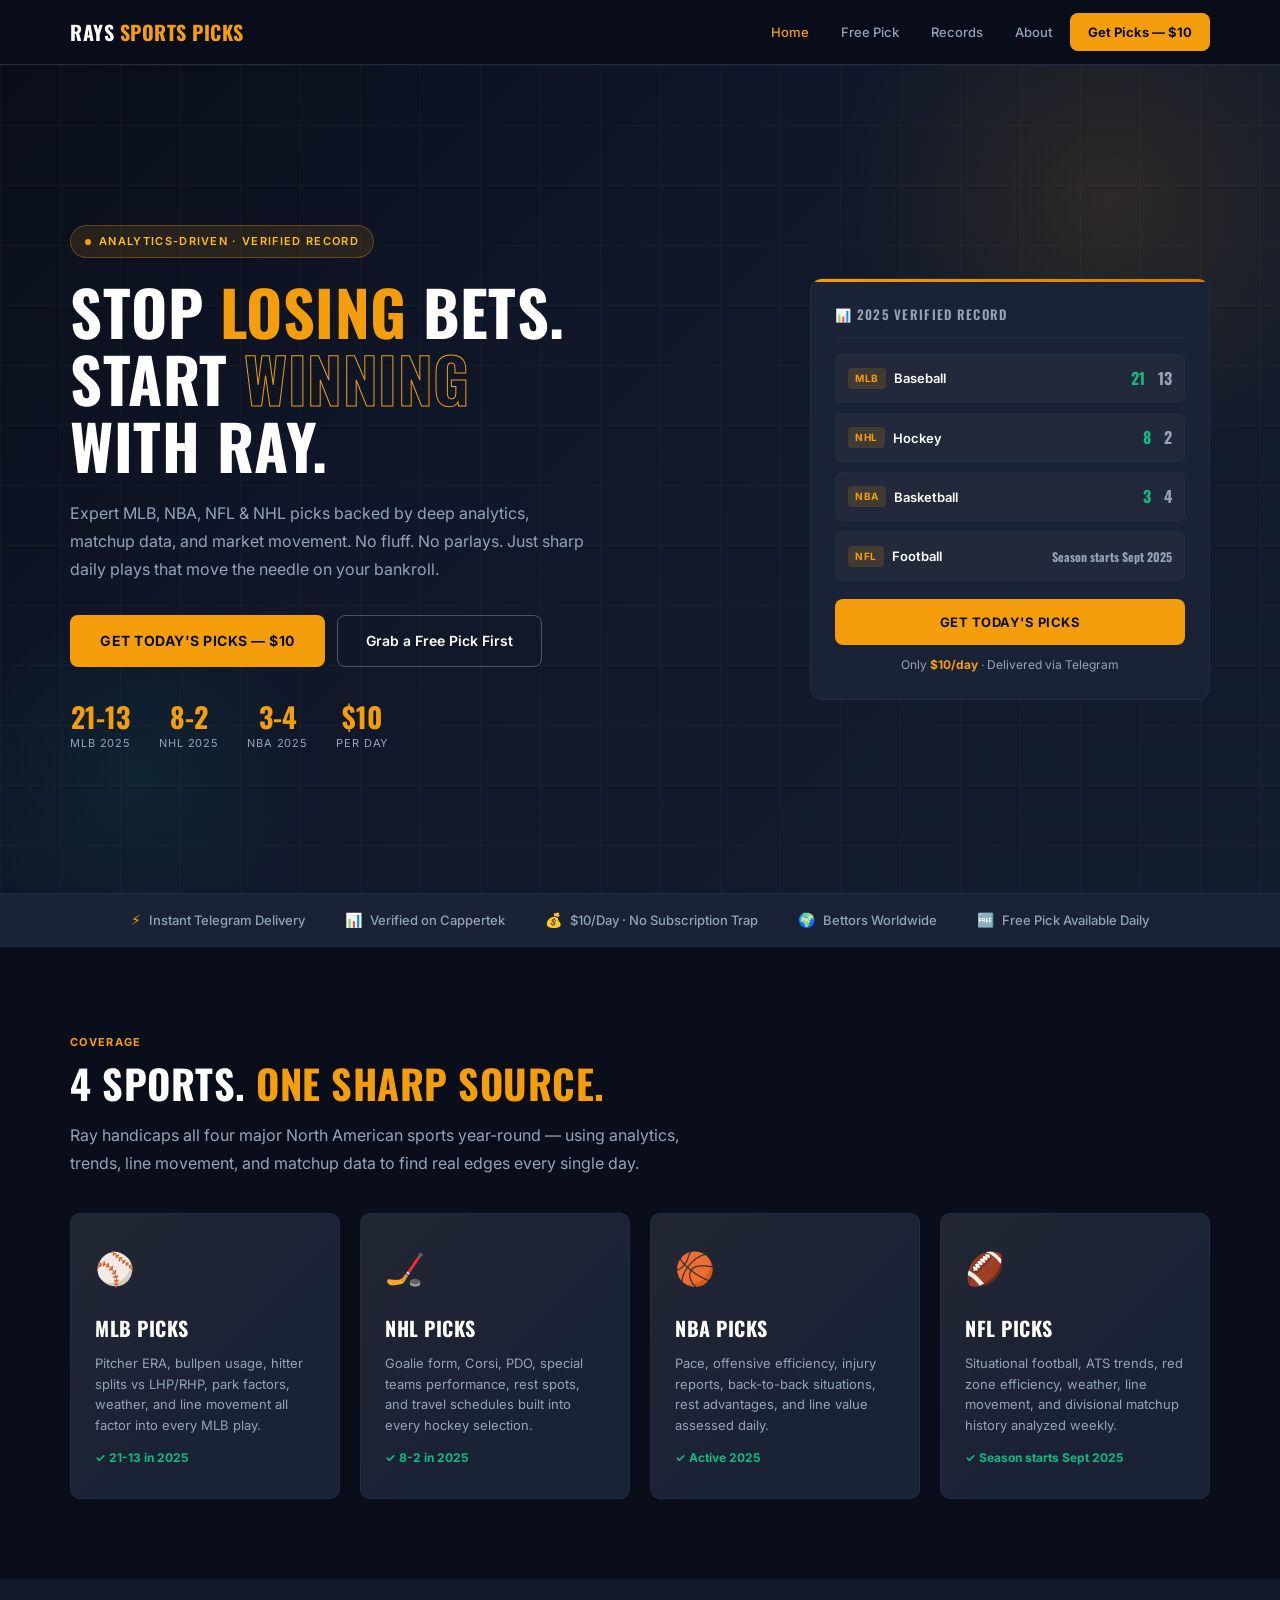
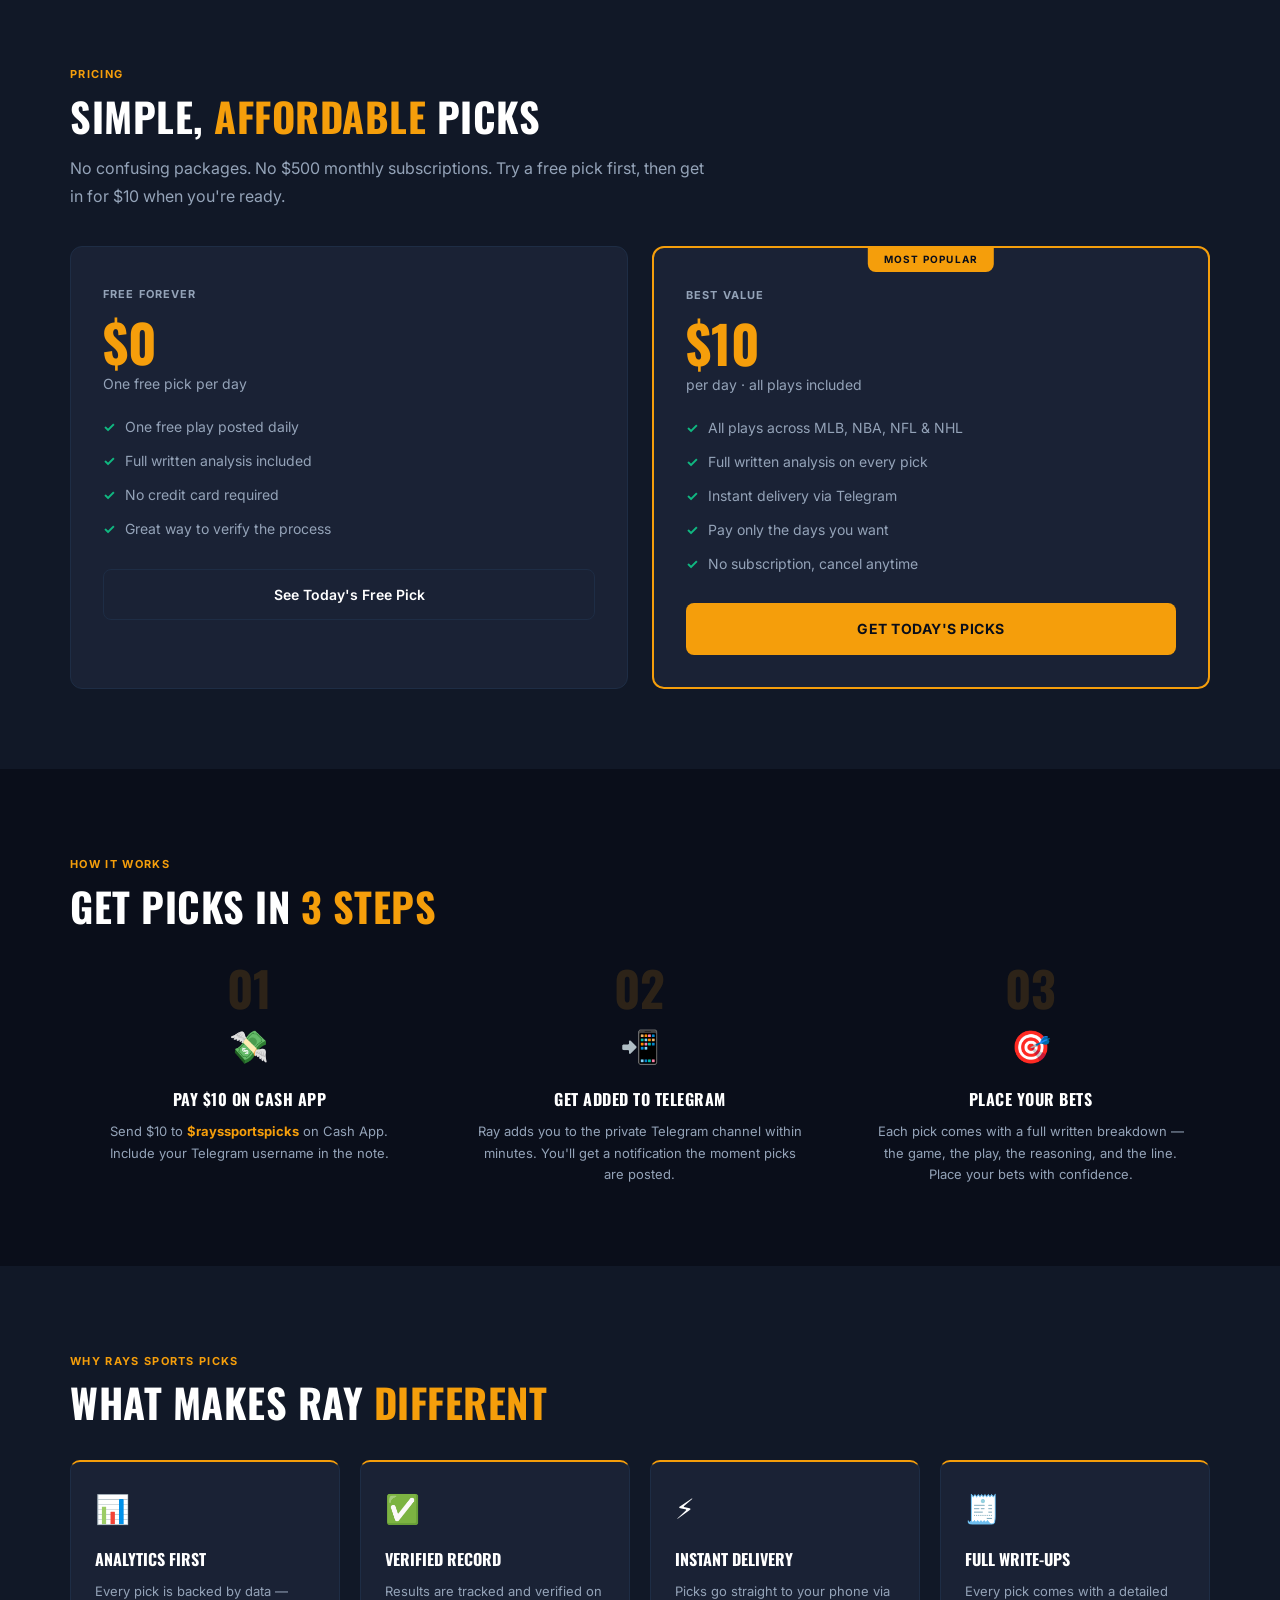
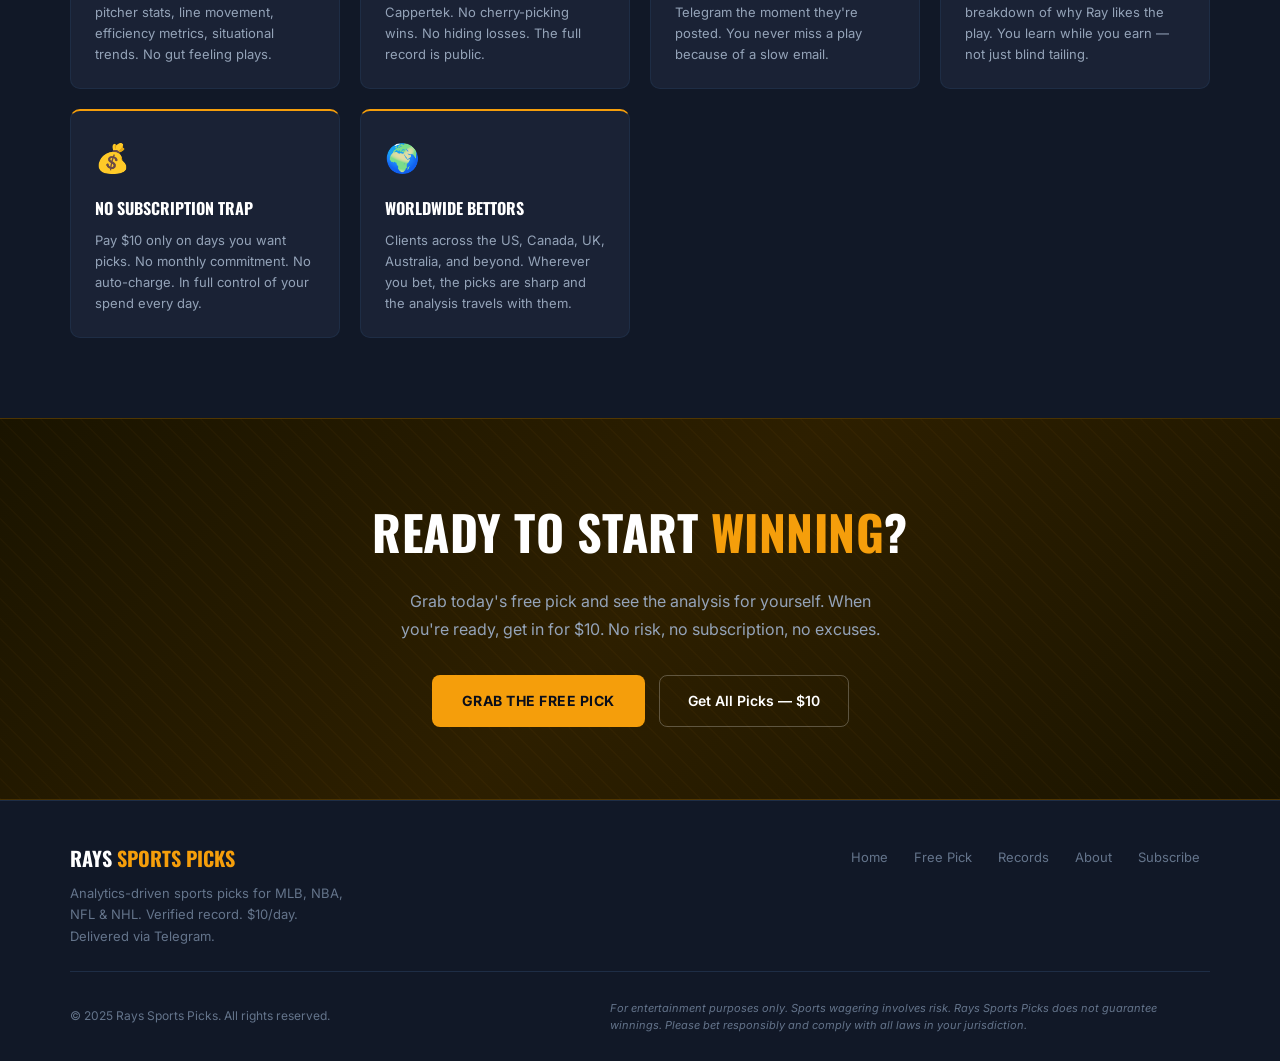
<file: index.html>
<!DOCTYPE html>
<html lang="en">
<head>
  <meta charset="UTF-8" /><meta name="viewport" content="width=device-width, initial-scale=1.0" />
  <title>Rays Sports Picks | Expert MLB, NBA, NFL &amp; NHL Picks | Sports Handicapper</title>
  <meta name="description" content="Expert sports picks for MLB, NBA, NFL &amp; NHL from Ray — analytics-driven handicapper with a verified winning record. Get daily picks for $10 or a free pick today. Trusted by bettors worldwide." />
  <meta name="keywords" content="sports picks, expert sports picks, MLB picks, NBA picks, NFL picks, NHL picks, sports handicapper, daily sports picks, best sports picks, sports betting picks, winning sports picks, free sports picks today, sports picks service" />
  <link rel="canonical" href="https://www.rayssportspicks.com/" />
  <meta property="og:title" content="Rays Sports Picks | Expert MLB, NBA, NFL &amp; NHL Picks" />
  <meta property="og:description" content="Analytics-driven sports picks from a verified handicapper. $10/day. Free pick available daily. MLB · NBA · NFL · NHL." />
  <meta property="og:url" content="https://www.rayssportspicks.com/" />
  <meta property="og:type" content="website" />
  <link rel="preconnect" href="https://fonts.googleapis.com" />
  <link href="https://fonts.googleapis.com/css2?family=Oswald:wght@400;500;600;700&family=Inter:wght@300;400;500;600&display=swap" rel="stylesheet" />
  <script type="application/ld+json">{"@context":"https://schema.org","@type":"ProfessionalService","name":"Rays Sports Picks","url":"https://www.rayssportspicks.com","description":"Expert sports picks for MLB, NBA, NFL and NHL from analytics-driven handicapper Ray. Daily picks starting at $10. Verified record tracked on Cappertek.","priceRange":"$","sameAs":["https://www.cappertek.com"]}</script>
  <style>
    *,*::before,*::after{box-sizing:border-box;margin:0;padding:0}
    :root{--navy:#0a0e1a;--navy-mid:#111827;--navy-card:#1a2235;--navy-border:#1e2d45;--gold:#f59e0b;--gold-light:#fbbf24;--gold-pale:#fef3c7;--gold-dark:#d97706;--white:#ffffff;--off-white:#f8fafc;--gray:#94a3b8;--dark-gray:#64748b;--green:#10b981;--red:#ef4444;--font-display:'Oswald',Impact,sans-serif;--font-body:'Inter',system-ui,sans-serif;--max-w:1140px;--radius:8px}
    html{scroll-behavior:smooth}
    body{font-family:var(--font-body);background:var(--navy);color:var(--white);line-height:1.7;-webkit-font-smoothing:antialiased}
    a{color:inherit;text-decoration:none}
    img{display:block;max-width:100%}
 
    /* NAV */
    nav{background:rgba(10,14,26,.95);backdrop-filter:blur(10px);border-bottom:1px solid var(--navy-border);position:sticky;top:0;z-index:100;padding:0 24px}
    .nav-inner{max-width:var(--max-w);margin:0 auto;display:flex;align-items:center;justify-content:space-between;height:64px}
    .nav-logo{font-family:var(--font-display);font-size:20px;font-weight:700;letter-spacing:.5px}
    .nav-logo span{color:var(--gold)}
    .nav-links{display:flex;gap:4px;align-items:center}
    .nav-links a{font-size:13px;font-weight:500;color:var(--gray);padding:7px 14px;border-radius:var(--radius);transition:color .2s,background .2s;white-space:nowrap}
    .nav-links a:hover{color:var(--white);background:rgba(255,255,255,.06)}
    .nav-links a.active{color:var(--gold)}
    .nav-cta{background:var(--gold)!important;color:var(--navy)!important;font-weight:700!important;font-size:13px!important;padding:8px 18px!important;border-radius:var(--radius)!important}
    .nav-cta:hover{background:var(--gold-light)!important}
    .hamburger{display:none;background:none;border:none;cursor:pointer;flex-direction:column;gap:5px;padding:4px}
    .hamburger span{display:block;width:22px;height:2px;background:var(--white);border-radius:2px;transition:all .3s}
    .mobile-menu{display:none;flex-direction:column;background:var(--navy-mid);border-top:1px solid var(--navy-border);padding:12px 0}
    .mobile-menu a{padding:12px 24px;font-size:15px;font-weight:500;color:var(--gray);border-bottom:1px solid var(--navy-border)}
    .mobile-menu a.active{color:var(--gold)}
    .mobile-menu.open{display:flex}
 
    /* HERO */
    .hero{position:relative;min-height:92vh;display:flex;align-items:center;overflow:hidden;padding:80px 24px 60px}
    .hero-bg{position:absolute;inset:0;background:linear-gradient(135deg,#0a0e1a 0%,#0f1729 40%,#141d2e 100%)}
    .hero-grid{position:absolute;inset:0;background-image:linear-gradient(rgba(245,158,11,.04) 1px,transparent 1px),linear-gradient(90deg,rgba(245,158,11,.04) 1px,transparent 1px);background-size:60px 60px}
    .hero-glow{position:absolute;top:-20%;right:-10%;width:600px;height:600px;border-radius:50%;background:radial-gradient(circle,rgba(245,158,11,.12) 0%,transparent 65%);pointer-events:none}
    .hero-glow2{position:absolute;bottom:-10%;left:-5%;width:400px;height:400px;border-radius:50%;background:radial-gradient(circle,rgba(16,185,129,.08) 0%,transparent 65%);pointer-events:none}
    .hero-inner{position:relative;z-index:2;max-width:var(--max-w);margin:0 auto;width:100%;display:grid;grid-template-columns:1fr 400px;gap:60px;align-items:center}
    .hero-tag{display:inline-flex;align-items:center;gap:8px;background:rgba(245,158,11,.12);border:1px solid rgba(245,158,11,.3);color:var(--gold-light);font-size:11px;font-weight:600;letter-spacing:.12em;text-transform:uppercase;padding:6px 14px;border-radius:20px;margin-bottom:20px}
    .tag-dot{width:6px;height:6px;border-radius:50%;background:var(--gold);animation:pulse 2s infinite}
    @keyframes pulse{0%,100%{opacity:1}50%{opacity:.4}}
    .hero h1{font-family:var(--font-display);font-size:clamp(32px,5vw,62px);font-weight:700;line-height:1.08;letter-spacing:.5px;margin-bottom:20px;text-transform:uppercase}
    .hero h1 .gold{color:var(--gold)}
    .hero h1 .outline{-webkit-text-stroke:1px var(--gold);color:transparent}
    .hero-sub{font-size:16px;color:var(--gray);margin-bottom:32px;line-height:1.75;max-width:520px}
    .hero-btns{display:flex;gap:12px;flex-wrap:wrap;margin-bottom:36px}
    .btn-gold{display:inline-block;background:var(--gold);color:var(--navy);font-size:14px;font-weight:700;padding:14px 30px;border-radius:var(--radius);transition:background .2s,transform .15s;text-transform:uppercase;letter-spacing:.5px}
    .btn-gold:hover{background:var(--gold-light);transform:translateY(-2px)}
    .btn-outline{display:inline-block;background:transparent;color:var(--white);border:1.5px solid rgba(255,255,255,.25);font-size:14px;font-weight:600;padding:13px 28px;border-radius:var(--radius);transition:all .2s}
    .btn-outline:hover{border-color:var(--gold);color:var(--gold)}
    .hero-stats{display:flex;gap:28px;flex-wrap:wrap}
    .hero-stat{text-align:center}
    .hero-stat-num{font-family:var(--font-display);font-size:28px;font-weight:700;color:var(--gold);line-height:1}
    .hero-stat-label{font-size:11px;color:var(--gray);margin-top:3px;text-transform:uppercase;letter-spacing:.08em}
 
    /* RECORD CARD in hero */
    .hero-card{background:var(--navy-card);border:1px solid var(--navy-border);border-radius:12px;padding:24px;position:relative;overflow:hidden}
    .hero-card::before{content:'';position:absolute;top:0;left:0;right:0;height:3px;background:linear-gradient(90deg,var(--gold),var(--gold-dark))}
    .hc-title{font-family:var(--font-display);font-size:13px;font-weight:600;color:var(--gray);text-transform:uppercase;letter-spacing:.1em;margin-bottom:16px;padding-bottom:12px;border-bottom:1px solid var(--navy-border)}
    .hc-records{display:flex;flex-direction:column;gap:10px;margin-bottom:18px}
    .hc-record{display:flex;justify-content:space-between;align-items:center;padding:10px 12px;background:rgba(255,255,255,.03);border-radius:6px;border:1px solid var(--navy-border)}
    .hc-sport{display:flex;align-items:center;gap:8px;font-size:13px;font-weight:600;color:var(--white)}
    .sport-badge{font-size:10px;font-weight:700;padding:2px 7px;border-radius:4px;background:rgba(245,158,11,.15);color:var(--gold);letter-spacing:.06em}
    .hc-wl{font-family:var(--font-display);font-size:16px;font-weight:700}
    .hc-w{color:var(--green)}
    .hc-l{color:var(--gray)}
    .hc-cta{display:block;text-align:center;background:var(--gold);color:var(--navy);font-size:13px;font-weight:700;padding:12px;border-radius:var(--radius);text-transform:uppercase;letter-spacing:.5px;transition:background .2s}
    .hc-cta:hover{background:var(--gold-light)}
    .hc-price{text-align:center;margin-top:10px;font-size:12px;color:var(--gray)}
    .hc-price strong{color:var(--gold)}
 
    /* TRUST BAR */
    .trust-bar{background:var(--navy-card);border-top:1px solid var(--navy-border);border-bottom:1px solid var(--navy-border);padding:14px 24px}
    .trust-inner{max-width:var(--max-w);margin:0 auto;display:flex;justify-content:center;gap:40px;flex-wrap:wrap;align-items:center}
    .trust-item{display:flex;align-items:center;gap:8px;font-size:13px;font-weight:500;color:var(--gray)}
    .trust-icon{color:var(--gold);font-size:14px}
 
    /* SECTIONS */
    .section{padding:80px 24px}
    .section-dark{background:var(--navy-mid)}
    .inner{max-width:var(--max-w);margin:0 auto}
    .section-tag{display:inline-block;font-size:11px;font-weight:700;letter-spacing:.12em;text-transform:uppercase;color:var(--gold);margin-bottom:10px}
    h2.section-h2{font-family:var(--font-display);font-size:clamp(24px,3.5vw,40px);font-weight:700;text-transform:uppercase;letter-spacing:.5px;line-height:1.1;margin-bottom:16px}
    h2.section-h2 span{color:var(--gold)}
    .section-lead{font-size:16px;color:var(--gray);max-width:640px;line-height:1.75;margin-bottom:36px}
    p{margin-bottom:14px;color:var(--gray);line-height:1.75}
 
    /* SPORTS GRID */
    .sports-grid{display:grid;grid-template-columns:repeat(auto-fit,minmax(240px,1fr));gap:20px;margin-top:20px}
    .sport-card{background:var(--navy-card);border:1px solid var(--navy-border);border-radius:10px;padding:28px 24px;transition:border-color .2s,transform .2s;position:relative;overflow:hidden}
    .sport-card::after{content:'';position:absolute;inset:0;background:linear-gradient(135deg,rgba(245,158,11,.04) 0%,transparent 60%);pointer-events:none}
    .sport-card:hover{border-color:rgba(245,158,11,.4);transform:translateY(-3px)}
    .sport-card-icon{font-size:32px;margin-bottom:14px}
    .sport-card h3{font-family:var(--font-display);font-size:20px;font-weight:700;text-transform:uppercase;letter-spacing:.5px;color:var(--white);margin-bottom:8px}
    .sport-card p{font-size:13px;color:var(--gray);margin:0;line-height:1.6}
    .sport-record-badge{display:inline-flex;align-items:center;gap:6px;margin-top:12px;font-size:12px;font-weight:700;color:var(--green)}
 
    /* PRICING */
    .pricing-grid{display:grid;grid-template-columns:repeat(auto-fit,minmax(280px,1fr));gap:24px;margin-top:36px}
    .price-card{background:var(--navy-card);border:1px solid var(--navy-border);border-radius:12px;padding:32px;position:relative;transition:border-color .2s,transform .2s}
    .price-card:hover{transform:translateY(-4px)}
    .price-card.featured{border-color:var(--gold);border-width:2px}
    .price-card.featured::before{content:'MOST POPULAR';position:absolute;top:-1px;left:50%;transform:translateX(-50%);background:var(--gold);color:var(--navy);font-size:10px;font-weight:700;letter-spacing:.12em;padding:4px 16px;border-radius:0 0 8px 8px}
    .price-badge{display:inline-block;font-size:11px;font-weight:700;letter-spacing:.1em;text-transform:uppercase;color:var(--gray);margin-bottom:12px}
    .price-num{font-family:var(--font-display);font-size:52px;font-weight:700;color:var(--gold);line-height:1;margin-bottom:4px}
    .price-per{font-size:14px;color:var(--gray);margin-bottom:20px}
    .price-features{list-style:none;margin:0 0 28px;display:flex;flex-direction:column;gap:10px}
    .price-features li{display:flex;align-items:center;gap:10px;font-size:14px;color:var(--gray)}
    .price-features li::before{content:'✓';color:var(--green);font-weight:700;flex-shrink:0}
    .btn-gold-full{display:block;text-align:center;background:var(--gold);color:var(--navy);font-size:14px;font-weight:700;padding:14px;border-radius:var(--radius);text-transform:uppercase;letter-spacing:.5px;transition:background .2s}
    .btn-gold-full:hover{background:var(--gold-light)}
    .btn-outline-full{display:block;text-align:center;background:transparent;color:var(--white);border:1.5px solid var(--navy-border);font-size:14px;font-weight:600;padding:13px;border-radius:var(--radius);transition:all .2s}
    .btn-outline-full:hover{border-color:var(--gold);color:var(--gold)}
 
    /* HOW IT WORKS */
    .steps{display:grid;grid-template-columns:repeat(auto-fit,minmax(220px,1fr));gap:32px;margin-top:36px;position:relative}
    .step{text-align:center;padding:0 16px}
    .step-num{font-family:var(--font-display);font-size:48px;font-weight:700;color:rgba(245,158,11,.15);line-height:1;margin-bottom:8px}
    .step-icon{font-size:32px;margin-bottom:12px}
    .step h3{font-family:var(--font-display);font-size:16px;font-weight:700;text-transform:uppercase;letter-spacing:.5px;color:var(--white);margin-bottom:8px}
    .step p{font-size:13px;color:var(--gray);margin:0;line-height:1.65}
 
    /* WHY US */
    .why-grid{display:grid;grid-template-columns:repeat(auto-fit,minmax(220px,1fr));gap:20px;margin-top:36px}
    .why-card{background:var(--navy-card);border:1px solid var(--navy-border);border-radius:10px;padding:24px;border-top:2px solid var(--gold)}
    .why-icon{font-size:28px;margin-bottom:12px}
    .why-card h3{font-family:var(--font-display);font-size:16px;font-weight:700;text-transform:uppercase;color:var(--white);margin-bottom:8px}
    .why-card p{font-size:13px;color:var(--gray);margin:0;line-height:1.6}
 
    /* CTA BAND */
    .cta-band{background:linear-gradient(135deg,#1a1400 0%,#2d1f00 50%,#1a1400 100%);border-top:1px solid rgba(245,158,11,.2);border-bottom:1px solid rgba(245,158,11,.2);padding:72px 24px;text-align:center;position:relative;overflow:hidden}
    .cta-band::before{content:'';position:absolute;inset:0;background-image:repeating-linear-gradient(45deg,rgba(245,158,11,.03) 0,rgba(245,158,11,.03) 1px,transparent 0,transparent 50%);background-size:20px 20px}
    .cta-band h2{font-family:var(--font-display);font-size:clamp(24px,4vw,48px);font-weight:700;text-transform:uppercase;letter-spacing:.5px;margin-bottom:14px;position:relative}
    .cta-band h2 span{color:var(--gold)}
    .cta-band p{color:var(--gray);font-size:16px;margin-bottom:32px;max-width:500px;margin-left:auto;margin-right:auto;position:relative}
    .cta-btns{display:flex;gap:14px;justify-content:center;flex-wrap:wrap;position:relative}
 
    /* FOOTER */
    footer{background:var(--navy-mid);border-top:1px solid var(--navy-border);padding:40px 24px 28px}
    .footer-inner{max-width:var(--max-w);margin:0 auto}
    .footer-top{display:flex;justify-content:space-between;align-items:flex-start;gap:32px;flex-wrap:wrap;margin-bottom:28px;padding-bottom:24px;border-bottom:1px solid var(--navy-border)}
    .footer-brand{font-family:var(--font-display);font-size:20px;font-weight:700;margin-bottom:8px}
    .footer-brand span{color:var(--gold)}
    .footer-desc{font-size:13px;color:var(--dark-gray);max-width:280px;line-height:1.65}
    .footer-links{display:flex;gap:6px;flex-wrap:wrap}
    .footer-links a{font-size:13px;color:var(--dark-gray);padding:5px 10px;border-radius:4px;transition:color .2s}
    .footer-links a:hover{color:var(--gold)}
    .footer-bottom{display:flex;justify-content:space-between;align-items:center;flex-wrap:wrap;gap:12px}
    .footer-copy{font-size:12px;color:var(--dark-gray)}
    .footer-disclaimer{font-size:11px;color:var(--dark-gray);max-width:600px;line-height:1.5;font-style:italic}
 
    @media(max-width:900px){.hero-inner{grid-template-columns:1fr}.hero-card{display:none}.nav-links{display:none}.hamburger{display:flex}}
    @media(max-width:540px){.section{padding:56px 18px}.hero{padding:60px 18px 48px;min-height:auto}.hero-stats{gap:20px}.trust-inner{gap:18px;justify-content:flex-start}.hero-btns{flex-direction:column}.cta-btns{flex-direction:column;align-items:center}.footer-top{flex-direction:column}}
  </style>
</head>
<body>
 
<nav>
  <div class="nav-inner">
    <a href="/index.html" class="nav-logo">RAYS <span>SPORTS PICKS</span></a>
    <div class="nav-links">
      <a href="/index.html" class="active">Home</a>
      <a href="/free-pick.html">Free Pick</a>
      <a href="/record.html">Records</a>
      <a href="/about.html">About</a>
      <a href="/subscribe.html" class="nav-cta">Get Picks — $10</a>
    </div>
    <button class="hamburger" aria-label="Menu" onclick="this.classList.toggle('open');document.querySelector('.mobile-menu').classList.toggle('open')">
      <span></span><span></span><span></span>
    </button>
  </div>
  <div class="mobile-menu">
    <a href="/index.html" class="active">Home</a>
    <a href="/free-pick.html">Free Pick</a>
    <a href="/record.html">Records</a>
    <a href="/about.html">About</a>
    <a href="/subscribe.html">Get Picks — $10/Day</a>
  </div>
</nav>
 
<!-- HERO -->
<section class="hero">
  <div class="hero-bg"></div>
  <div class="hero-grid"></div>
  <div class="hero-glow"></div>
  <div class="hero-glow2"></div>
  <div class="hero-inner">
    <div>
      <div class="hero-tag"><span class="tag-dot"></span>Analytics-Driven · Verified Record</div>
      <h1>Stop <span class="gold">Losing</span> Bets.<br>Start <span class="outline">Winning</span><br>With Ray.</h1>
      <p class="hero-sub">Expert MLB, NBA, NFL &amp; NHL picks backed by deep analytics, matchup data, and market movement. No fluff. No parlays. Just sharp daily plays that move the needle on your bankroll.</p>
      <div class="hero-btns">
        <a href="/subscribe.html" class="btn-gold">Get Today's Picks — $10</a>
        <a href="/free-pick.html" class="btn-outline">Grab a Free Pick First</a>
      </div>
      <div class="hero-stats">
        <div class="hero-stat"><div class="hero-stat-num">21-13</div><div class="hero-stat-label">MLB 2025</div></div>
        <div class="hero-stat"><div class="hero-stat-num">8-2</div><div class="hero-stat-label">NHL 2025</div></div>
        <div class="hero-stat"><div class="hero-stat-num">3-4</div><div class="hero-stat-label">NBA 2025</div></div>
        <div class="hero-stat"><div class="hero-stat-num">$10</div><div class="hero-stat-label">Per Day</div></div>
      </div>
    </div>
    <div>
      <div class="hero-card">
        <div class="hc-title">📊 2025 Verified Record</div>
        <div class="hc-records">
          <div class="hc-record">
            <div class="hc-sport"><span class="sport-badge">MLB</span>Baseball</div>
            <div class="hc-wl"><span class="hc-w">21</span><span style="color:var(--navy-border)"> - </span><span class="hc-l">13</span></div>
          </div>
          <div class="hc-record">
            <div class="hc-sport"><span class="sport-badge">NHL</span>Hockey</div>
            <div class="hc-wl"><span class="hc-w">8</span><span style="color:var(--navy-border)"> - </span><span class="hc-l">2</span></div>
          </div>
          <div class="hc-record">
            <div class="hc-sport"><span class="sport-badge">NBA</span>Basketball</div>
            <div class="hc-wl"><span class="hc-w">3</span><span style="color:var(--navy-border)"> - </span><span class="hc-l">4</span></div>
          </div>
          <div class="hc-record">
            <div class="hc-sport"><span class="sport-badge">NFL</span>Football</div>
            <div class="hc-wl"><span style="color:var(--gray);font-size:12px;">Season starts Sept 2025</span></div>
          </div>
        </div>
        <a href="/subscribe.html" class="hc-cta">Get Today's Picks</a>
        <div class="hc-price">Only <strong>$10/day</strong> · Delivered via Telegram</div>
      </div>
    </div>
  </div>
</section>
 
<div class="trust-bar">
  <div class="trust-inner">
    <div class="trust-item"><span class="trust-icon">⚡</span>Instant Telegram Delivery</div>
    <div class="trust-item"><span class="trust-icon">📊</span>Verified on Cappertek</div>
    <div class="trust-item"><span class="trust-icon">💰</span>$10/Day · No Subscription Trap</div>
    <div class="trust-item"><span class="trust-icon">🌍</span>Bettors Worldwide</div>
    <div class="trust-item"><span class="trust-icon">🆓</span>Free Pick Available Daily</div>
  </div>
</div>
 
<!-- SPORTS COVERAGE -->
<section class="section">
  <div class="inner">
    <span class="section-tag">Coverage</span>
    <h2 class="section-h2">4 Sports. <span>One Sharp Source.</span></h2>
    <p class="section-lead">Ray handicaps all four major North American sports year-round — using analytics, trends, line movement, and matchup data to find real edges every single day.</p>
    <div class="sports-grid">
      <div class="sport-card">
        <div class="sport-card-icon">⚾</div>
        <h3>MLB Picks</h3>
        <p>Pitcher ERA, bullpen usage, hitter splits vs LHP/RHP, park factors, weather, and line movement all factor into every MLB play.</p>
        <div class="sport-record-badge">✓ 21-13 in 2025</div>
      </div>
      <div class="sport-card">
        <div class="sport-card-icon">🏒</div>
        <h3>NHL Picks</h3>
        <p>Goalie form, Corsi, PDO, special teams performance, rest spots, and travel schedules built into every hockey selection.</p>
        <div class="sport-record-badge">✓ 8-2 in 2025</div>
      </div>
      <div class="sport-card">
        <div class="sport-card-icon">🏀</div>
        <h3>NBA Picks</h3>
        <p>Pace, offensive efficiency, injury reports, back-to-back situations, rest advantages, and line value assessed daily.</p>
        <div class="sport-record-badge">✓ Active 2025</div>
      </div>
      <div class="sport-card">
        <div class="sport-card-icon">🏈</div>
        <h3>NFL Picks</h3>
        <p>Situational football, ATS trends, red zone efficiency, weather, line movement, and divisional matchup history analyzed weekly.</p>
        <div class="sport-record-badge">✓ Season starts Sept 2025</div>
      </div>
    </div>
  </div>
</section>
 
<!-- PRICING -->
<section class="section section-dark">
  <div class="inner">
    <span class="section-tag">Pricing</span>
    <h2 class="section-h2">Simple, <span>Affordable</span> Picks</h2>
    <p class="section-lead">No confusing packages. No $500 monthly subscriptions. Try a free pick first, then get in for $10 when you're ready.</p>
    <div class="pricing-grid">
      <div class="price-card">
        <div class="price-badge">Free Forever</div>
        <div class="price-num">$0</div>
        <div class="price-per">One free pick per day</div>
        <ul class="price-features">
          <li>One free play posted daily</li>
          <li>Full written analysis included</li>
          <li>No credit card required</li>
          <li>Great way to verify the process</li>
        </ul>
        <a href="/free-pick.html" class="btn-outline-full">See Today's Free Pick</a>
      </div>
      <div class="price-card featured">
        <div class="price-badge">Best Value</div>
        <div class="price-num">$10</div>
        <div class="price-per">per day · all plays included</div>
        <ul class="price-features">
          <li>All plays across MLB, NBA, NFL &amp; NHL</li>
          <li>Full written analysis on every pick</li>
          <li>Instant delivery via Telegram</li>
          <li>Pay only the days you want</li>
          <li>No subscription, cancel anytime</li>
        </ul>
        <a href="/subscribe.html" class="btn-gold-full">Get Today's Picks</a>
      </div>
    </div>
  </div>
</section>
 
<!-- HOW IT WORKS -->
<section class="section">
  <div class="inner">
    <span class="section-tag">How It Works</span>
    <h2 class="section-h2">Get Picks in <span>3 Steps</span></h2>
    <div class="steps">
      <div class="step">
        <div class="step-num">01</div>
        <div class="step-icon">💸</div>
        <h3>Pay $10 on Cash App</h3>
        <p>Send $10 to <strong style="color:var(--gold);">$rayssportspicks</strong> on Cash App. Include your Telegram username in the note.</p>
      </div>
      <div class="step">
        <div class="step-num">02</div>
        <div class="step-icon">📲</div>
        <h3>Get Added to Telegram</h3>
        <p>Ray adds you to the private Telegram channel within minutes. You'll get a notification the moment picks are posted.</p>
      </div>
      <div class="step">
        <div class="step-num">03</div>
        <div class="step-icon">🎯</div>
        <h3>Place Your Bets</h3>
        <p>Each pick comes with a full written breakdown — the game, the play, the reasoning, and the line. Place your bets with confidence.</p>
      </div>
    </div>
  </div>
</section>
 
<!-- WHY RAY -->
<section class="section section-dark">
  <div class="inner">
    <span class="section-tag">Why Rays Sports Picks</span>
    <h2 class="section-h2">What Makes Ray <span>Different</span></h2>
    <div class="why-grid">
      <div class="why-card"><div class="why-icon">📊</div><h3>Analytics First</h3><p>Every pick is backed by data — pitcher stats, line movement, efficiency metrics, situational trends. No gut feeling plays.</p></div>
      <div class="why-card"><div class="why-icon">✅</div><h3>Verified Record</h3><p>Results are tracked and verified on Cappertek. No cherry-picking wins. No hiding losses. The full record is public.</p></div>
      <div class="why-card"><div class="why-icon">⚡</div><h3>Instant Delivery</h3><p>Picks go straight to your phone via Telegram the moment they're posted. You never miss a play because of a slow email.</p></div>
      <div class="why-card"><div class="why-icon">🧾</div><h3>Full Write-Ups</h3><p>Every pick comes with a detailed breakdown of why Ray likes the play. You learn while you earn — not just blind tailing.</p></div>
      <div class="why-card"><div class="why-icon">💰</div><h3>No Subscription Trap</h3><p>Pay $10 only on days you want picks. No monthly commitment. No auto-charge. In full control of your spend every day.</p></div>
      <div class="why-card"><div class="why-icon">🌍</div><h3>Worldwide Bettors</h3><p>Clients across the US, Canada, UK, Australia, and beyond. Wherever you bet, the picks are sharp and the analysis travels with them.</p></div>
    </div>
  </div>
</section>
 
<!-- CTA -->
<section class="cta-band">
  <div class="inner">
    <h2>Ready to Start <span>Winning</span>?</h2>
    <p>Grab today's free pick and see the analysis for yourself. When you're ready, get in for $10. No risk, no subscription, no excuses.</p>
    <div class="cta-btns">
      <a href="/free-pick.html" class="btn-gold">Grab the Free Pick</a>
      <a href="/subscribe.html" class="btn-outline">Get All Picks — $10</a>
    </div>
  </div>
</section>
 
<footer>
  <div class="footer-inner">
    <div class="footer-top">
      <div>
        <div class="footer-brand">RAYS <span>SPORTS PICKS</span></div>
        <div class="footer-desc">Analytics-driven sports picks for MLB, NBA, NFL &amp; NHL. Verified record. $10/day. Delivered via Telegram.</div>
      </div>
      <div class="footer-links">
        <a href="/index.html">Home</a>
        <a href="/free-pick.html">Free Pick</a>
        <a href="/record.html">Records</a>
        <a href="/about.html">About</a>
        <a href="/subscribe.html">Subscribe</a>
      </div>
    </div>
    <div class="footer-bottom">
      <div class="footer-copy">© 2025 Rays Sports Picks. All rights reserved.</div>
      <div class="footer-disclaimer">For entertainment purposes only. Sports wagering involves risk. Rays Sports Picks does not guarantee winnings. Please bet responsibly and comply with all laws in your jurisdiction.</div>
    </div>
  </div>
</footer>
 
</body>
</html>
</file>
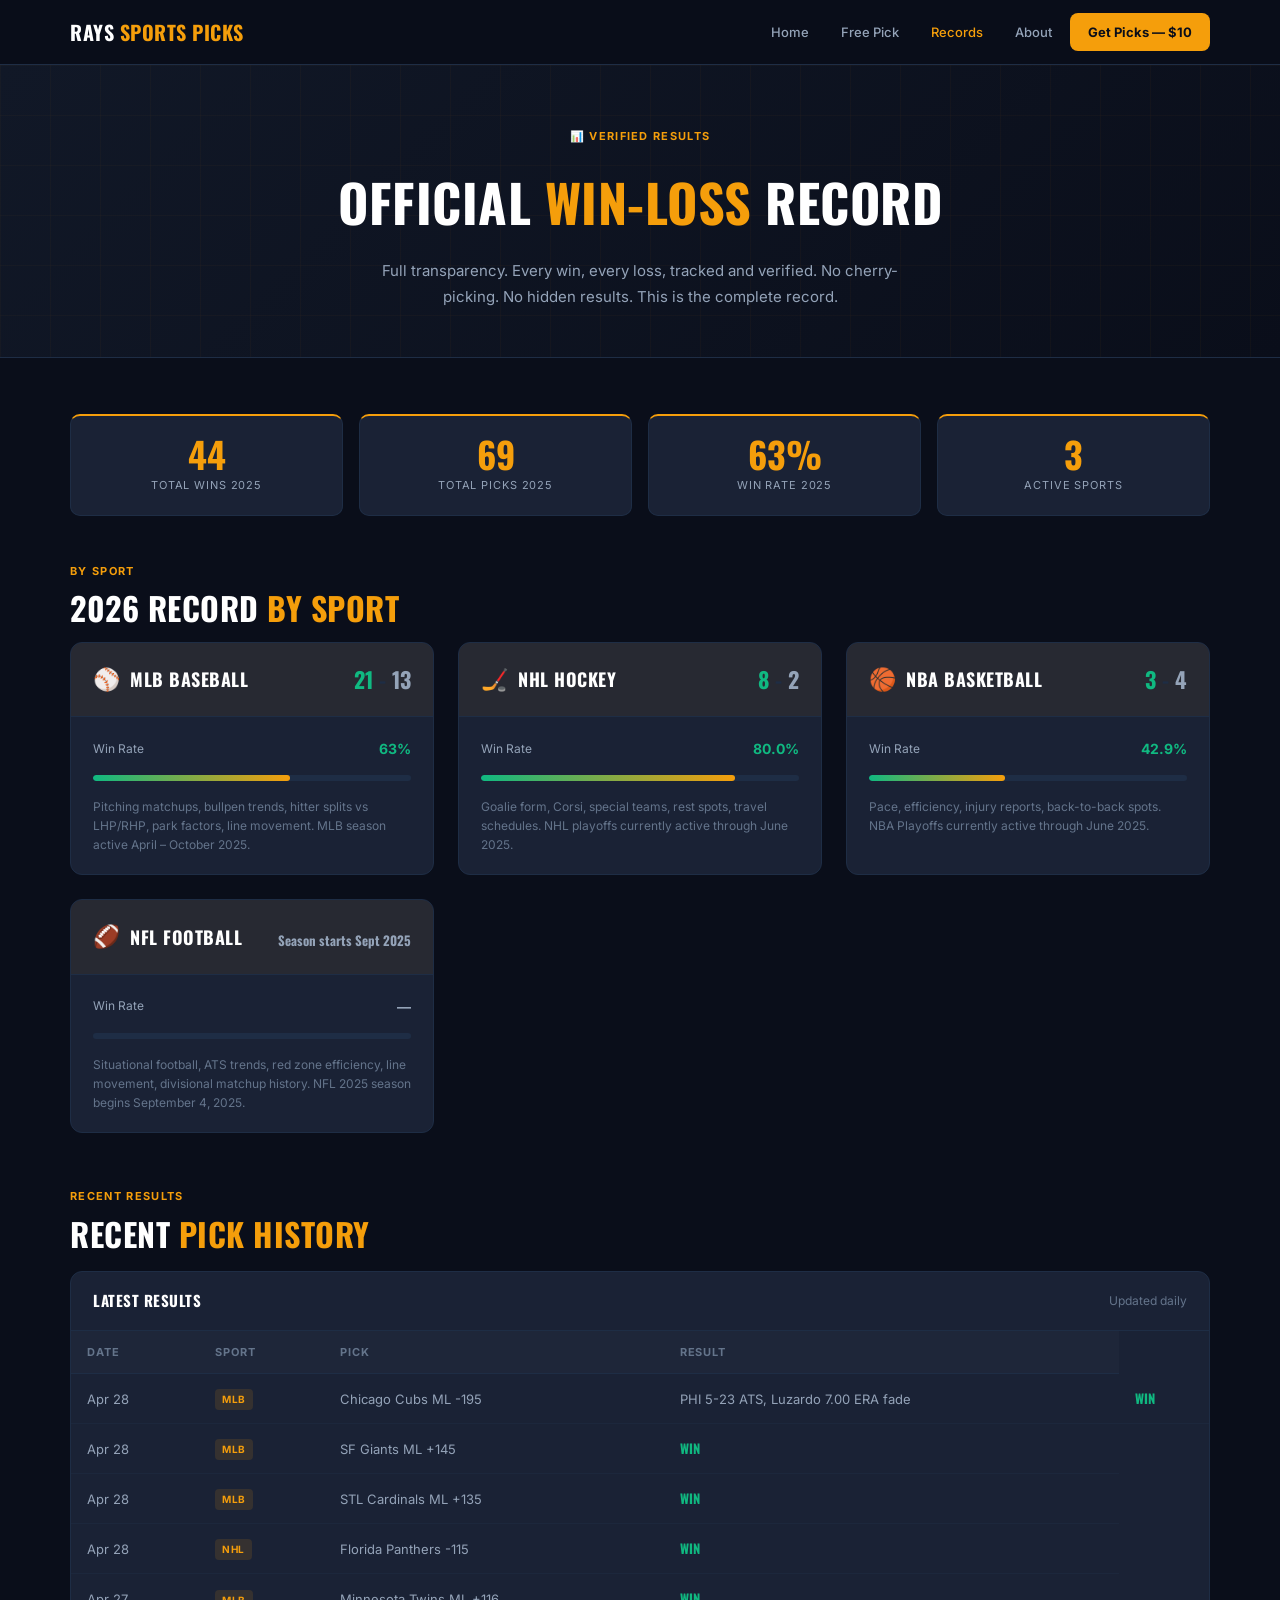
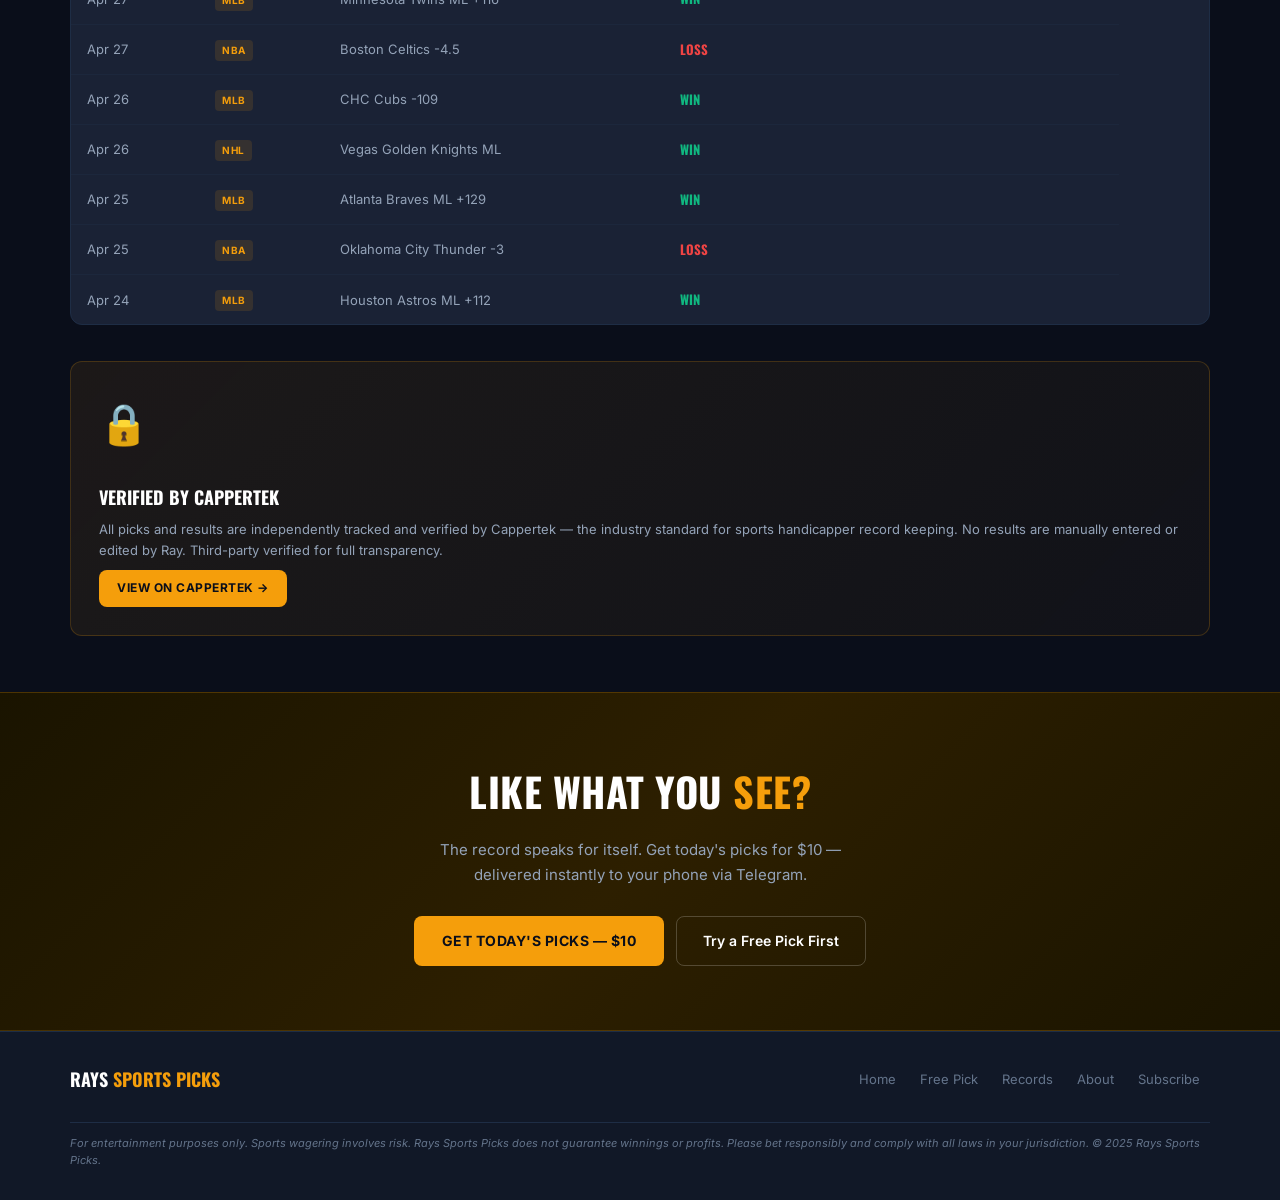
<file: record.html>
<!DOCTYPE html>
<html lang="en">
<head>
  <meta charset="UTF-8" /><meta name="viewport" content="width=device-width, initial-scale=1.0" />
  <title>Verified Sports Picks Record | Rays Sports Picks Win-Loss History</title>
  <meta name="description" content="Rays Sports Picks official win-loss record for 2025 — verified on Cappertek. MLB 21-13, NHL 8-2, NBA 3-4. Full transparent history across all sports." />
  <meta name="keywords" content="sports picks record, verified sports handicapper record, MLB picks record 2025, NHL picks record, sports picks win loss, handicapper results, transparent sports picks" />
  <link rel="canonical" href="https://www.rayssportspicks.com/record.html" />
  <link rel="preconnect" href="https://fonts.googleapis.com" />
  <link href="https://fonts.googleapis.com/css2?family=Oswald:wght@400;500;600;700&family=Inter:wght@300;400;500;600&display=swap" rel="stylesheet" />
  <style>
    *,*::before,*::after{box-sizing:border-box;margin:0;padding:0}
    :root{--navy:#0a0e1a;--navy-mid:#111827;--navy-card:#1a2235;--navy-border:#1e2d45;--gold:#f59e0b;--gold-light:#fbbf24;--gold-dark:#d97706;--white:#ffffff;--gray:#94a3b8;--dark-gray:#64748b;--green:#10b981;--red:#ef4444;--font-display:'Oswald',Impact,sans-serif;--font-body:'Inter',system-ui,sans-serif;--max-w:1140px;--radius:8px}
    html{scroll-behavior:smooth}body{font-family:var(--font-body);background:var(--navy);color:var(--white);line-height:1.7;-webkit-font-smoothing:antialiased}a{color:inherit;text-decoration:none}
    nav{background:rgba(10,14,26,.95);backdrop-filter:blur(10px);border-bottom:1px solid var(--navy-border);position:sticky;top:0;z-index:100;padding:0 24px}
    .nav-inner{max-width:var(--max-w);margin:0 auto;display:flex;align-items:center;justify-content:space-between;height:64px}
    .nav-logo{font-family:var(--font-display);font-size:20px;font-weight:700;letter-spacing:.5px}.nav-logo span{color:var(--gold)}
    .nav-links{display:flex;gap:4px;align-items:center}.nav-links a{font-size:13px;font-weight:500;color:var(--gray);padding:7px 14px;border-radius:var(--radius);transition:color .2s,background .2s;white-space:nowrap}.nav-links a:hover{color:var(--white);background:rgba(255,255,255,.06)}.nav-links a.active{color:var(--gold)}.nav-cta{background:var(--gold)!important;color:var(--navy)!important;font-weight:700!important;font-size:13px!important;padding:8px 18px!important;border-radius:var(--radius)!important}.nav-cta:hover{background:var(--gold-light)!important}
    .hamburger{display:none;background:none;border:none;cursor:pointer;flex-direction:column;gap:5px;padding:4px}.hamburger span{display:block;width:22px;height:2px;background:var(--white);border-radius:2px}
    .mobile-menu{display:none;flex-direction:column;background:var(--navy-mid);border-top:1px solid var(--navy-border);padding:12px 0}.mobile-menu a{padding:12px 24px;font-size:15px;font-weight:500;color:var(--gray);border-bottom:1px solid var(--navy-border)}.mobile-menu a.active{color:var(--gold)}.mobile-menu.open{display:flex}
    .page-hero{background:linear-gradient(135deg,var(--navy-mid) 0%,var(--navy) 100%);border-bottom:1px solid var(--navy-border);padding:56px 24px 48px;text-align:center;position:relative;overflow:hidden}
    .page-hero::before{content:'';position:absolute;inset:0;background-image:linear-gradient(rgba(245,158,11,.03) 1px,transparent 1px),linear-gradient(90deg,rgba(245,158,11,.03) 1px,transparent 1px);background-size:50px 50px}
    .page-hero-inner{position:relative;z-index:1;max-width:var(--max-w);margin:0 auto}
    .page-tag{display:inline-block;font-size:11px;font-weight:700;letter-spacing:.12em;text-transform:uppercase;color:var(--gold);margin-bottom:12px}
    .page-hero h1{font-family:var(--font-display);font-size:clamp(28px,4.5vw,52px);font-weight:700;text-transform:uppercase;letter-spacing:.5px;margin-bottom:12px}
    .page-hero h1 span{color:var(--gold)}
    .page-hero p{font-size:15px;color:var(--gray);max-width:560px;margin:0 auto}
    .section{padding:56px 24px}.inner{max-width:var(--max-w);margin:0 auto}
    .section-tag{display:inline-block;font-size:11px;font-weight:700;letter-spacing:.12em;text-transform:uppercase;color:var(--gold);margin-bottom:10px}
    h2.section-h2{font-family:var(--font-display);font-size:clamp(20px,3vw,32px);font-weight:700;text-transform:uppercase;letter-spacing:.5px;line-height:1.1;margin-bottom:16px}
    h2.section-h2 span{color:var(--gold)}
 
    /* OVERALL STATS BAR */
    .stats-bar{display:grid;grid-template-columns:repeat(auto-fit,minmax(160px,1fr));gap:16px;margin-bottom:40px}
    .stat-box{background:var(--navy-card);border:1px solid var(--navy-border);border-radius:10px;padding:20px;text-align:center;border-top:2px solid var(--gold)}
    .stat-box-num{font-family:var(--font-display);font-size:36px;font-weight:700;color:var(--gold);line-height:1;margin-bottom:4px}
    .stat-box-label{font-size:11px;color:var(--gray);text-transform:uppercase;letter-spacing:.08em}
 
    /* SPORT RECORD CARDS */
    .sport-records{display:grid;grid-template-columns:repeat(auto-fit,minmax(320px,1fr));gap:24px;margin-bottom:48px}
    .sport-rec-card{background:var(--navy-card);border:1px solid var(--navy-border);border-radius:12px;overflow:hidden}
    .src-header{padding:18px 22px;background:rgba(245,158,11,.06);border-bottom:1px solid var(--navy-border);display:flex;align-items:center;justify-content:space-between}
    .src-sport{display:flex;align-items:center;gap:10px}
    .src-icon{font-size:22px}
    .src-name{font-family:var(--font-display);font-size:18px;font-weight:700;text-transform:uppercase;letter-spacing:.5px}
    .src-wl{font-family:var(--font-display);font-size:22px;font-weight:700}
    .src-w{color:var(--green)}.src-sep{color:var(--navy-border)}.src-l{color:var(--gray)}
    .src-body{padding:20px 22px}
    .src-pct{display:flex;align-items:center;justify-content:space-between;margin-bottom:14px}
    .src-pct-label{font-size:12px;color:var(--gray)}
    .src-pct-num{font-size:14px;font-weight:700;color:var(--green)}
    .src-bar{height:6px;background:var(--navy-border);border-radius:3px;margin-bottom:16px;overflow:hidden}
    .src-bar-fill{height:100%;border-radius:3px;background:linear-gradient(90deg,var(--green),var(--gold))}
    .src-note{font-size:12px;color:var(--dark-gray);line-height:1.6}
 
    /* RECENT PICKS TABLE */
    .picks-table-wrap{background:var(--navy-card);border:1px solid var(--navy-border);border-radius:12px;overflow:hidden;margin-top:20px}
    .picks-table-header{padding:16px 22px;border-bottom:1px solid var(--navy-border);display:flex;align-items:center;justify-content:space-between}
    .picks-table-title{font-family:var(--font-display);font-size:15px;font-weight:700;text-transform:uppercase;letter-spacing:.5px}
    .picks-table{width:100%;border-collapse:collapse}
    .picks-table th{padding:12px 16px;text-align:left;font-size:11px;font-weight:700;text-transform:uppercase;letter-spacing:.08em;color:var(--dark-gray);background:rgba(255,255,255,.02);border-bottom:1px solid var(--navy-border)}
    .picks-table td{padding:13px 16px;font-size:13px;color:var(--gray);border-bottom:1px solid rgba(30,45,69,.5)}
    .picks-table tr:last-child td{border-bottom:none}
    .picks-table tr:hover td{background:rgba(255,255,255,.02)}
    .result-w{color:var(--green);font-weight:700;font-family:var(--font-display)}
    .result-l{color:var(--red);font-weight:700;font-family:var(--font-display)}
    .result-p{color:var(--gold);font-weight:700;font-family:var(--font-display)}
    .sport-pill{display:inline-block;font-size:10px;font-weight:700;padding:2px 7px;border-radius:4px;background:rgba(245,158,11,.12);color:var(--gold);letter-spacing:.06em}
 
    /* CAPPERTEK */
    .cappertek-box{background:linear-gradient(135deg,rgba(245,158,11,.08) 0%,rgba(245,158,11,.03) 100%);border:1px solid rgba(245,158,11,.2);border-radius:12px;padding:28px;display:flex;align-items:center;gap:24px;flex-wrap:wrap;margin-top:36px}
    .ct-icon{font-size:40px;flex-shrink:0}
    .ct-text h3{font-family:var(--font-display);font-size:18px;font-weight:700;text-transform:uppercase;color:var(--white);margin-bottom:6px}
    .ct-text p{font-size:13px;color:var(--gray);margin:0;line-height:1.6}
    .ct-link{display:inline-block;margin-top:10px;background:var(--gold);color:var(--navy);font-size:12px;font-weight:700;padding:8px 18px;border-radius:var(--radius);text-transform:uppercase;letter-spacing:.5px}
 
    .cta-band{background:linear-gradient(135deg,#1a1400 0%,#2d1f00 50%,#1a1400 100%);border-top:1px solid rgba(245,158,11,.2);border-bottom:1px solid rgba(245,158,11,.2);padding:64px 24px;text-align:center}
    .cta-band h2{font-family:var(--font-display);font-size:clamp(22px,3.5vw,40px);font-weight:700;text-transform:uppercase;letter-spacing:.5px;margin-bottom:12px}
    .cta-band h2 span{color:var(--gold)}
    .cta-band p{color:var(--gray);font-size:15px;margin-bottom:28px;max-width:460px;margin-left:auto;margin-right:auto}
    .cta-btns{display:flex;gap:12px;justify-content:center;flex-wrap:wrap}
    .btn-gold{display:inline-block;background:var(--gold);color:var(--navy);font-size:14px;font-weight:700;padding:13px 28px;border-radius:var(--radius);text-transform:uppercase;letter-spacing:.5px}
    .btn-gold:hover{background:var(--gold-light)}
    .btn-outline{display:inline-block;background:transparent;color:var(--white);border:1.5px solid rgba(255,255,255,.2);font-size:14px;font-weight:600;padding:12px 26px;border-radius:var(--radius)}
    .btn-outline:hover{border-color:var(--gold);color:var(--gold)}
    footer{background:var(--navy-mid);border-top:1px solid var(--navy-border);padding:32px 24px}
    .footer-inner{max-width:var(--max-w);margin:0 auto;display:flex;justify-content:space-between;align-items:center;flex-wrap:wrap;gap:16px}
    .footer-brand{font-family:var(--font-display);font-size:18px;font-weight:700}.footer-brand span{color:var(--gold)}
    .footer-links{display:flex;gap:4px;flex-wrap:wrap}.footer-links a{font-size:13px;color:var(--dark-gray);padding:4px 10px}.footer-links a:hover{color:var(--gold)}
    .footer-disclaimer{font-size:11px;color:var(--dark-gray);width:100%;margin-top:12px;padding-top:12px;border-top:1px solid var(--navy-border);font-style:italic;line-height:1.5}
    @media(max-width:860px){.nav-links{display:none}.hamburger{display:flex}}
    @media(max-width:540px){.section{padding:44px 16px}.page-hero{padding:44px 18px 36px}.cta-btns{flex-direction:column;align-items:center}.cappertek-box{flex-direction:column}.picks-table th:nth-child(4),.picks-table td:nth-child(4){display:none}}
  </style>
</head>
<body>
 
<nav>
  <div class="nav-inner">
    <a href="/index.html" class="nav-logo">RAYS <span>SPORTS PICKS</span></a>
    <div class="nav-links">
      <a href="/index.html">Home</a>
      <a href="/free-pick.html">Free Pick</a>
      <a href="/record.html" class="active">Records</a>
      <a href="/about.html">About</a>
      <a href="/subscribe.html" class="nav-cta">Get Picks — $10</a>
    </div>
    <button class="hamburger" aria-label="Menu" onclick="this.classList.toggle('open');document.querySelector('.mobile-menu').classList.toggle('open')"><span></span><span></span><span></span></button>
  </div>
  <div class="mobile-menu">
    <a href="/index.html">Home</a><a href="/free-pick.html">Free Pick</a>
    <a href="/record.html" class="active">Records</a><a href="/about.html">About</a>
    <a href="/subscribe.html">Get Picks — $10/Day</a>
  </div>
</nav>
 
<div class="page-hero">
  <div class="page-hero-inner">
    <div class="page-tag">📊 Verified Results</div>
    <h1>Official <span>Win-Loss</span> Record</h1>
    <p>Full transparency. Every win, every loss, tracked and verified. No cherry-picking. No hidden results. This is the complete record.</p>
  </div>
</div>
 
<section class="section">
  <div class="inner">
 
    <!-- ============================================================
         🔧 UPDATE OVERALL STATS HERE
         Change the four numbers below to reflect current totals
         Total Wins = sum of all W across all sports
         Total Picks = sum of all W+L across all sports
         Win Rate = (Total Wins / Total Picks) * 100, round to 1 decimal
         Active Sports = how many sports currently in season
         ============================================================ -->
    <div class="stats-bar">
      <div class="stat-box"><div class="stat-box-num">44</div><div class="stat-box-label">Total Wins 2025</div></div>
      <div class="stat-box"><div class="stat-box-num">69</div><div class="stat-box-label">Total Picks 2025</div></div>
      <div class="stat-box"><div class="stat-box-num">63%</div><div class="stat-box-label">Win Rate 2025</div></div>
      <div class="stat-box"><div class="stat-box-num">3</div><div class="stat-box-label">Active Sports</div></div>
    </div>
    <!-- ============================================================ END OVERALL STATS -->
 
    <span class="section-tag">By Sport</span>
    <h2 class="section-h2">2026 Record <span>By Sport</span></h2>
 
    <!-- ============================================================
         🔧 UPDATE SPORT RECORDS HERE
         For each sport card below, find the W and L numbers and update them.
         Also update the win percentage bar width (pct / 100 * 100 = %)
         Example: 21 wins, 13 losses = 21/34 = 61.8% → bar width: 61.8%
         ============================================================ -->
    <div class="sport-records">
 
      <!-- MLB -->
      <div class="sport-rec-card">
        <div class="src-header">
          <div class="src-sport"><span class="src-icon">⚾</span><span class="src-name">MLB Baseball</span></div>
          <!-- UPDATE: change 33 (wins) and 19 (losses) below -->
          <div class="src-wl"><span class="src-w">21</span><span class="src-sep"> - </span><span class="src-l">13</span></div>
        </div>
        <div class="src-body">
          <div class="src-pct">
            <span class="src-pct-label">Win Rate</span>
            <!-- UPDATE: change 63% to match your actual win rate -->
            <span class="src-pct-num">63%</span>
          </div>
          <!-- UPDATE: change width: 61.8% to match your win rate -->
          <div class="src-bar"><div class="src-bar-fill" style="width:61.8%"></div></div>
          <p class="src-note">Pitching matchups, bullpen trends, hitter splits vs LHP/RHP, park factors, line movement. MLB season active April – October 2025.</p>
        </div>
      </div>
 
      <!-- NHL -->
      <div class="sport-rec-card">
        <div class="src-header">
          <div class="src-sport"><span class="src-icon">🏒</span><span class="src-name">NHL Hockey</span></div>
          <!-- UPDATE: change 8 (wins) and 2 (losses) below -->
          <div class="src-wl"><span class="src-w">8</span><span class="src-sep"> - </span><span class="src-l">2</span></div>
        </div>
        <div class="src-body">
          <div class="src-pct">
            <span class="src-pct-label">Win Rate</span>
            <!-- UPDATE: change 80.0% to match your actual win rate -->
            <span class="src-pct-num">80.0%</span>
          </div>
          <!-- UPDATE: change width: 80% to match your win rate -->
          <div class="src-bar"><div class="src-bar-fill" style="width:80%"></div></div>
          <p class="src-note">Goalie form, Corsi, special teams, rest spots, travel schedules. NHL playoffs currently active through June 2025.</p>
        </div>
      </div>
 
      <!-- NBA -->
      <div class="sport-rec-card">
        <div class="src-header">
          <div class="src-sport"><span class="src-icon">🏀</span><span class="src-name">NBA Basketball</span></div>
          <!-- UPDATE: change 3 (wins) and 4 (losses) below -->
          <div class="src-wl"><span class="src-w">3</span><span class="src-sep"> - </span><span class="src-l">4</span></div>
        </div>
        <div class="src-body">
          <div class="src-pct">
            <span class="src-pct-label">Win Rate</span>
            <!-- UPDATE: change 42.9% to match your actual win rate -->
            <span class="src-pct-num">42.9%</span>
          </div>
          <!-- UPDATE: change width: 42.9% to match your win rate -->
          <div class="src-bar"><div class="src-bar-fill" style="width:42.9%"></div></div>
          <p class="src-note">Pace, efficiency, injury reports, back-to-back spots. NBA Playoffs currently active through June 2025.</p>
        </div>
      </div>
 
      <!-- NFL -->
      <div class="sport-rec-card">
        <div class="src-header">
          <div class="src-sport"><span class="src-icon">🏈</span><span class="src-name">NFL Football</span></div>
          <!-- UPDATE: change these numbers when NFL season starts September 2025 -->
          <div class="src-wl"><span style="color:var(--gray);font-size:13px;">Season starts Sept 2025</span></div>
        </div>
        <div class="src-body">
          <div class="src-pct"><span class="src-pct-label">Win Rate</span><span class="src-pct-num" style="color:var(--gray);">—</span></div>
          <div class="src-bar"><div class="src-bar-fill" style="width:0%"></div></div>
          <p class="src-note">Situational football, ATS trends, red zone efficiency, line movement, divisional matchup history. NFL 2025 season begins September 4, 2025.</p>
        </div>
      </div>
 
    </div>
    <!-- ============================================================ END SPORT RECORDS -->
 
    <!-- RECENT PICKS TABLE -->
    <span class="section-tag">Recent Results</span>
    <h2 class="section-h2">Recent <span>Pick History</span></h2>
 
    <div class="picks-table-wrap">
      <div class="picks-table-header">
        <div class="picks-table-title">Latest Results</div>
        <div style="font-size:12px;color:var(--dark-gray);">Updated daily</div>
      </div>
      <div style="overflow-x:auto;">
        <table class="picks-table">
          <thead>
            <tr>
              <th>Date</th>
              <th>Sport</th>
              <th>Pick</th>
              
              <th>Result</th>
            </tr>
          </thead>
 
          <!-- ============================================================
               🔧 UPDATE RECENT PICKS TABLE HERE
               Add new rows at the TOP of the tbody below (newest first).
               Copy a row template and change: Date, Sport, Pick, Analysis snippet, Result
               For Result use: WIN, LOSS, or PUSH
               Delete old rows from the bottom to keep the table clean (keep ~15-20 rows max)
 
               ROW TEMPLATE — copy this and fill in:
               <tr>
                 <td>Apr 29</td>
                 <td><span class="sport-pill">MLB</span></td>
                 <td>Team Name -110</td>
                 <td>Ace pitcher, bullpen edge, road team value</td>
                 <td><span class="result-w">WIN</span></td>
               </tr>
               ============================================================ -->
          <tbody>






<tr><td>Apr 28</td><td><span class="sport-pill">MLB</span></td><td>Chicago Cubs ML -195</td><td>PHI 5-23 ATS, Luzardo 7.00 ERA fade</td><td><span class="result-w">WIN</span></td></tr>

            <tr><td>Apr 28</td><td><span class="sport-pill">MLB</span></td><td>SF Giants ML +145</td><td><span class="result-w">WIN</span></td></tr>
            <tr><td>Apr 28</td><td><span class="sport-pill">MLB</span></td><td>STL Cardinals ML +135</td><td><span class="result-w">WIN</span></td></tr>
            <tr><td>Apr 28</td><td><span class="sport-pill">NHL</span></td><td>Florida Panthers -115</td><td><span class="result-w">WIN</span></td></tr>
            <tr><td>Apr 27</td><td><span class="sport-pill">MLB</span></td><td>Minnesota Twins ML +116</td><td><span class="result-w">WIN</span></td></tr>
            <tr><td>Apr 27</td><td><span class="sport-pill">NBA</span></td><td>Boston Celtics -4.5</td><td><span class="result-l">LOSS</span></td></tr>
            <tr><td>Apr 26</td><td><span class="sport-pill">MLB</span></td><td>CHC Cubs -109</td><td><span class="result-w">WIN</span></td></tr>
            <tr><td>Apr 26</td><td><span class="sport-pill">NHL</span></td><td>Vegas Golden Knights ML</td><td><span class="result-w">WIN</span></td></tr>
            <tr><td>Apr 25</td><td><span class="sport-pill">MLB</span></td><td>Atlanta Braves ML +129</td><td><span class="result-w">WIN</span></td></tr>
            <tr><td>Apr 25</td><td><span class="sport-pill">NBA</span></td><td>Oklahoma City Thunder -3</td><td><span class="result-l">LOSS</span></td></tr>
            <tr><td>Apr 24</td><td><span class="sport-pill">MLB</span></td><td>Houston Astros ML +112</td><td><span class="result-w">WIN</span></td></tr>
          </tbody>
          <!-- ============================================================ END PICKS TABLE -->
 
        </table>
      </div>
    </div>
 
    <!-- CAPPERTEK VERIFICATION -->
    <div class="cappertek-box">
      <div class="ct-icon">🔒</div>
      <div class="ct-text">
        <h3>Verified by Cappertek</h3>
        <p>All picks and results are independently tracked and verified by Cappertek — the industry standard for sports handicapper record keeping. No results are manually entered or edited by Ray. Third-party verified for full transparency.</p>
        <a href="https://www.cappertek.com" target="_blank" rel="noopener" class="ct-link">View on Cappertek →</a>
      </div>
    </div>
 
  </div>
</section>
 
<section class="cta-band">
  <div class="inner">
    <h2>Like What You <span>See?</span></h2>
    <p>The record speaks for itself. Get today's picks for $10 — delivered instantly to your phone via Telegram.</p>
    <div class="cta-btns">
      <a href="/subscribe.html" class="btn-gold">Get Today's Picks — $10</a>
      <a href="/free-pick.html" class="btn-outline">Try a Free Pick First</a>
    </div>
  </div>
</section>
 
<footer>
  <div class="footer-inner">
    <div class="footer-brand">RAYS <span>SPORTS PICKS</span></div>
    <div class="footer-links">
      <a href="/index.html">Home</a><a href="/free-pick.html">Free Pick</a>
      <a href="/record.html">Records</a><a href="/about.html">About</a>
      <a href="/subscribe.html">Subscribe</a>
    </div>
    <div class="footer-disclaimer">For entertainment purposes only. Sports wagering involves risk. Rays Sports Picks does not guarantee winnings or profits. Please bet responsibly and comply with all laws in your jurisdiction. © 2025 Rays Sports Picks.</div>
  </div>
</footer>
 
<script>document.querySelector('.hamburger').addEventListener('click',function(){this.classList.toggle('open');document.querySelector('.mobile-menu').classList.toggle('open')});</script>
</body>
</html>
</file>
